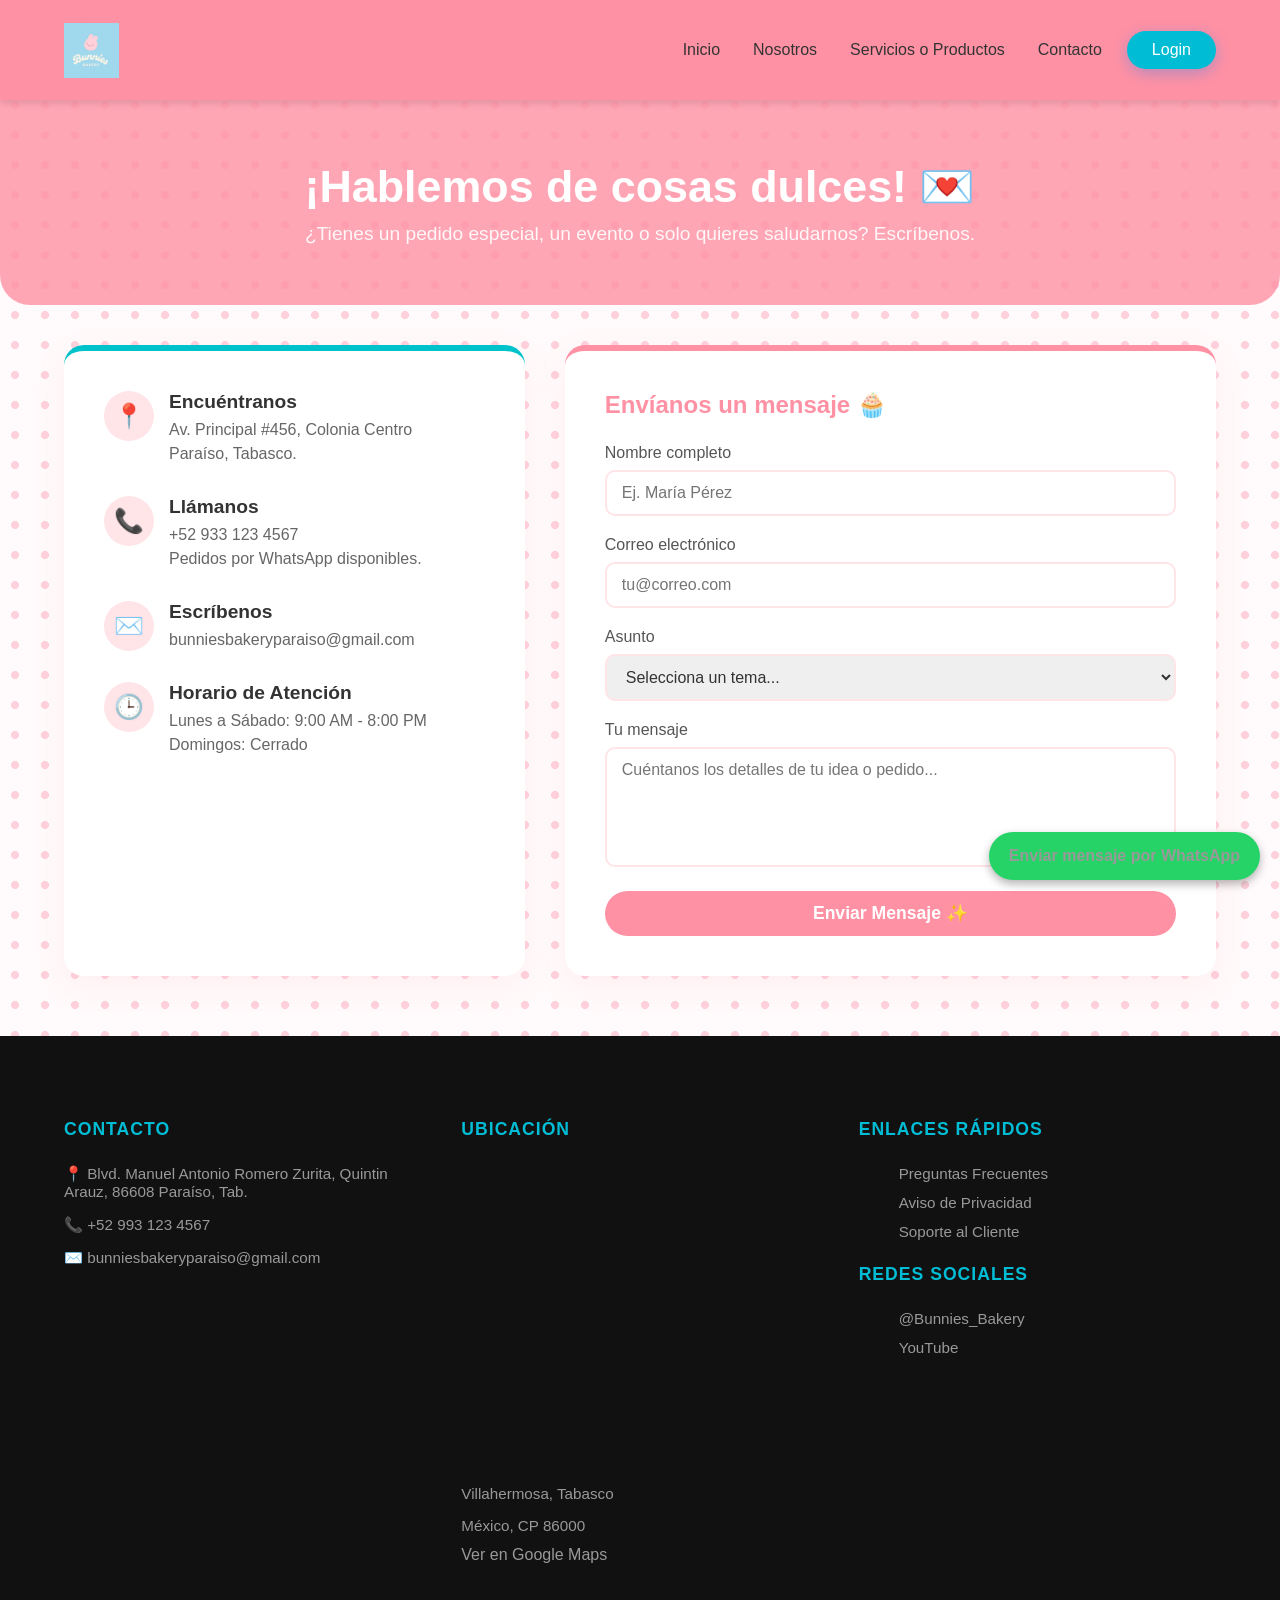
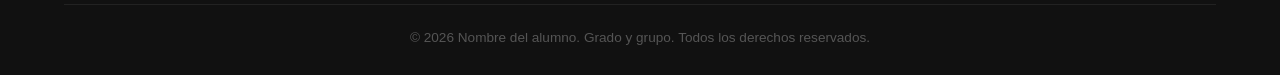
<file: contactos.html>
<!DOCTYPE html>
<html lang="es">
<head>
    <meta charset="UTF-8">
    <meta name="viewport" content="width=device-width, initial-scale=1.0">
    <title>Contacto | Bunnies Bakery</title>
    <link rel="stylesheet" href="https://cdn.jsdelivr.net/npm/swiper@11/swiper-bundle.min.css" />
    <meta charset="UTF-8">
    <meta name="viewport" content="width=device-width, initial-scale=1.0">
    <title>Bunnies Bakery</title>
        <!-- Google Fonts -->
    <link href="https://fonts.googleapis.com/css2?family=Poppins:wght@300;400;600&display=swap" rel="stylesheet">
    <link rel="stylesheet" href="estilos.css">
    <link rel='stylesheet' href='https://cdn-uicons.flaticon.com/4.0.0/uicons-bold-straight/css/uicons-bold-straight.css'>
    <link rel='stylesheet' href='https://cdn-uicons.flaticon.com/4.0.0/uicons-solid-rounded/css/uicons-solid-rounded.css'>
    <link rel="shortcut icon" href="Img/WhatsApp Image 2026-05-26 at 7.17.47 AM.jpeg" type="image/x-icon">
</head>
    <style>
        /* ESTILOS GLOBALES (Mismos de tu diseño) */
        body {
            font-family: 'Segoe UI', Tahoma, Geneva, Verdana, sans-serif;
            margin: 0;
            padding: 0;
            background-color: #fffafb; /* Fondo rosa ultra claro */
            color: #333;
        }

        .container {
            width: 90%;
            max-width: 1200px;
            margin: 0 auto;
        }

        /* NAVEGACIÓN */
        header {
            background-color: #ff91a4; /* Rosa característico */
            padding: 15px 0;
            box-shadow: 0 4px 6px rgba(0,0,0,0.1);
            position: sticky;
            top: 0;
            z-index: 100;
        }

        .nav-container {
            display: flex;
            justify-content: space-between;
            align-items: center;
        }

        .logo {
            color: white;
            font-size: 1.8rem;
            font-weight: bold;
            text-decoration: none;
            display: flex;
            align-items: center;
            gap: 10px;
        }

        .nav-links {
            list-style: none;
            display: flex;
            gap: 25px;
            margin: 0;
            padding: 0;
        }

        .nav-links a {
            color: white;
            text-decoration: none;
            font-weight: 500;
            font-size: 1.1rem;
            transition: color 0.3s;
        }

        .nav-links a:hover {
            color: #ffe4e8;
        }

        /* SECCIÓN HERO DE CONTACTO */
        .hero-contacto {
            background: linear-gradient(rgba(255, 145, 164, 0.8), rgba(255, 145, 164, 0.8)), url('https://images.unsplash.com/photo-1557308536-ee471ef2c390?auto=format&fit=crop&w=1200&q=80') center/cover;
            color: white;
            text-align: center;
            padding: 60px 20px;
            margin-bottom: 40px;
            border-bottom-left-radius: 30px;
            border-bottom-right-radius: 30px;
        }

        .hero-contacto h1 {
            font-size: 2.8rem;
            margin: 0 0 10px 0;
        }

        .hero-contacto p {
            font-size: 1.2rem;
            margin: 0;
            opacity: 0.9;
        }

        /* CONTENEDOR PRINCIPAL DIVIDIDO */
        .contacto-grid {
            display: flex;
            flex-wrap: wrap;
            gap: 40px;
            margin-bottom: 60px;
        }

        /* TARJETA DE INFORMACIÓN */
        .info-card {
            flex: 1;
            min-width: 300px;
            background: #fff;
            padding: 40px;
            border-radius: 20px;
            box-shadow: 0 10px 30px rgba(255, 145, 164, 0.1);
            border-top: 6px solid #00c2cb; /* Azul cyan que usas */
        }

        .info-item {
            display: flex;
            align-items: flex-start;
            gap: 15px;
            margin-bottom: 30px;
        }

        .info-icono {
            background: #ffe4e8;
            color: #ff91a4;
            width: 50px;
            height: 50px;
            border-radius: 50%;
            display: flex;
            align-items: center;
            justify-content: center;
            font-size: 1.5rem;
            flex-shrink: 0;
        }

        .info-texto h3 {
            margin: 0 0 5px 0;
            color: #333;
            font-size: 1.2rem;
        }

        .info-texto p {
            margin: 0;
            color: #666;
            line-height: 1.5;
        }

        /* TARJETA DEL FORMULARIO */
        .form-card {
            flex: 1.5;
            min-width: 300px;
            background: #fff;
            padding: 40px;
            border-radius: 20px;
            box-shadow: 0 10px 30px rgba(255, 145, 164, 0.1);
            border-top: 6px solid #ff91a4;
        }

        .form-card h2 {
            margin-top: 0;
            color: #ff91a4;
            margin-bottom: 25px;
        }

        .form-group {
            margin-bottom: 20px;
        }

        .form-group label {
            display: block;
            margin-bottom: 8px;
            color: #555;
            font-weight: 500;
        }

        .form-input {
            width: 100%;
            padding: 12px 15px;
            border: 2px solid #ffe4e8;
            border-radius: 10px;
            font-family: inherit;
            font-size: 1rem;
            color: #333;
            box-sizing: border-box;
            transition: all 0.3s;
        }

        .form-input:focus {
            outline: none;
            border-color: #ff91a4;
            box-shadow: 0 0 8px rgba(255, 145, 164, 0.3);
        }

        textarea.form-input {
            resize: vertical;
            min-height: 120px;
        }

        /* BOTÓN REUTILIZADO */
        .btn-comprar {
            display: inline-block;
            background-color: #ff91a4;
            color: white;
            text-decoration: none;
            padding: 12px 25px;
            border-radius: 25px;
            font-weight: bold;
            border: none;
            cursor: pointer;
            width: 100%;
            font-size: 1.1rem;
            transition: background 0.3s, transform 0.2s;
        }

        .btn-comprar:hover {
            background-color: #e07a8c;
            transform: translateY(-2px);
        }

        /* MODAL DE ÉXITO (Oculto por defecto) */
        #modal-exito {
            position: fixed;
            top: 0;
            left: 0;
            width: 100%;
            height: 100vh;
            background: rgba(0,0,0,0.5);
            display: flex;
            align-items: center;
            justify-content: center;
            z-index: 1000;
            opacity: 0;
            pointer-events: none;
            transition: opacity 0.3s ease;
        }

        .modal-content {
            background: white;
            padding: 40px;
            border-radius: 20px;
            text-align: center;
            max-width: 400px;
            width: 90%;
            transform: translateY(-20px);
            transition: transform 0.3s ease;
            box-shadow: 0 15px 40px rgba(0,0,0,0.2);
        }

        .modal-icono {
            font-size: 4rem;
            margin-bottom: 15px;
        }
    </style>
</head>
<body>

    <!-- CABECERA -->
   <header>
        <div class="container">
            <div class="logo">
                <!-- COLOCA TU LOGO AQUÍ -->
                <a href="index.html">
                    <img src="Img/WhatsApp Image 2026-05-26 at 7.17.47 AM.jpeg"  alt="Coloca tu logo aquí">
                </a>
            </div>

            <nav>
                <ul class="nav-menu">
                    <li><a href="index.html"><i class="fi fi-sr-home"></i>Inicio</a></li>
                    
                    <li class="dropdown">
                        <a href="nosotros.html"></i><i class="fi fi-sr-cupcake"></i></i>Nosotros</a>

                    </li>
                   

                    <li><a href="servicios.html"><i class="fi fi-sr-croissant"></i>Servicios o Productos</a></li>
                    <li><a href="contactos.html"><i class="fi fi-sr-phone-call"></i>Contacto</a></li>
                    <li><a href="login.html" class="btn-login">Login</a></li>
                </ul>
            </nav>
        </div>
    </header>

    <!-- HERO SECTION -->
    <div class="hero-contacto">
        <div class="container">
            <h1>¡Hablemos de cosas dulces! 💌</h1>
            <p>¿Tienes un pedido especial, un evento o solo quieres saludarnos? Escríbenos.</p>
        </div>
    </div>

    <!-- CONTENIDO PRINCIPAL -->
    <main class="container">
        <div class="contacto-grid">
            
            <!-- INFORMACIÓN DE CONTACTO -->
            <div class="info-card">
                <div class="info-item">
                    <div class="info-icono">📍</div>
                    <div class="info-texto">
                        <h3>Encuéntranos</h3>
                        <p>Av. Principal #456, Colonia Centro<br>Paraíso, Tabasco.</p>
                    </div>
                </div>

                <div class="info-item">
                    <div class="info-icono">📞</div>
                    <div class="info-texto">
                        <h3>Llámanos</h3>
                        <p>+52 933 123 4567<br>Pedidos por WhatsApp disponibles.</p>
                    </div>
                </div>

                <div class="info-item">
                    <div class="info-icono">✉️</div>
                    <div class="info-texto">
                        <h3>Escríbenos</h3>
                        <p>bunniesbakeryparaiso@gmail.com</p>
                    </div>
                </div>

                <div class="info-item">
                    <div class="info-icono">🕒</div>
                    <div class="info-texto">
                        <h3>Horario de Atención</h3>
                        <p>Lunes a Sábado: 9:00 AM - 8:00 PM<br>Domingos: Cerrado</p>
                    </div>
                </div>
            </div>

            <!-- FORMULARIO DE CONTACTO -->
            <div class="form-card">
                <h2>Envíanos un mensaje 🧁</h2>
                <form id="formulario-contacto" onsubmit="enviarMensaje(event)">
                    <div class="form-group">
                        <label for="nombre">Nombre completo</label>
                        <input type="text" id="nombre" class="form-input" placeholder="Ej. María Pérez" required>
                    </div>
                    
                    <div class="form-group">
                        <label for="correo">Correo electrónico</label>
                        <input type="email" id="correo" class="form-input" placeholder="tu@correo.com" required>
                    </div>

                    <div class="form-group">
                        <label for="asunto">Asunto</label>
                        <select id="asunto" class="form-input" required>
                            <option value="" disabled selected>Selecciona un tema...</option>
                            <option value="pedido">Pedido especial</option>
                            <option value="evento">Cotización para evento</option>
                            <option value="duda">Duda sobre menú</option>
                            <option value="otro">Otro</option>
                        </select>
                    </div>

                    <div class="form-group">
                        <label for="mensaje">Tu mensaje</label>
                        <textarea id="mensaje" class="form-input" placeholder="Cuéntanos los detalles de tu idea o pedido..." required></textarea>
                    </div>

                    <button type="submit" class="btn-comprar">Enviar Mensaje ✨</button>
                </form>
            </div>

        </div>
    </main>

    <!-- VENTANA EMERGENTE (MODAL) DE ÉXITO -->
    <div id="modal-exito">
        <div class="modal-content" id="modal-caja">
            <div class="modal-icono">🐰🎉</div>
            <h2 style="color: #00c2cb; margin-top: 0;">¡Mensaje Enviado!</h2>
            <p style="color: #666; margin-bottom: 25px;">Hemos recibido tu mensaje correctamente. Nuestro equipo revisará los detalles y te responderemos lo más pronto posible.</p>
            <button onclick="cerrarModal()" class="btn-comprar" style="width: auto; padding: 10px 30px;">Cerrar</button>
        </div>
    </div>

    <!-- SCRIPT DE LA FUNCIÓN ESPECIAL -->
    <script>
        function enviarMensaje(event) {
            // Evita que la página se recargue al presionar enviar
            event.preventDefault();

            // Muestra la ventana emergente bonita
            const modal = document.getElementById('modal-exito');
            const caja = document.getElementById('modal-caja');
            
            modal.style.opacity = '1';
            modal.style.pointerEvents = 'auto';
            caja.style.transform = 'translateY(0)';

            // Limpia el formulario automáticamente para que quede como nuevo
            document.getElementById('formulario-contacto').reset();
        }

        function cerrarModal() {
            // Oculta la ventana emergente
            const modal = document.getElementById('modal-exito');
            const caja = document.getElementById('modal-caja');
            
            modal.style.opacity = '0';
            modal.style.pointerEvents = 'none';
            caja.style.transform = 'translateY(-20px)';
        }
    </script>

       <footer>
        <div class="container">
            <div class="footer-grid">
                <div class="footer-col">
                    <h4>Contacto</h4>
                    <p>📍 Blvd. Manuel Antonio Romero Zurita, Quintin Arauz, 86608 Paraíso, Tab.</p>
                    <p>📞 +52 993 123 4567</p>
                    <p>✉️ bunniesbakeryparaiso@gmail.com</p>
    <a href="https://wa.me/5210000000000?text=Hola,%20me%20gustaría%20recibir%20información%20sobre%20sus%20productos%20o%20servicios." class="btn-whatsapp" target="_blank">
    Enviar mensaje por WhatsApp
</a>                    
                </div>
                <div class="footer-col">
                    <h4>Ubicación</h4>
<iframe src="https://www.google.com/maps/embed?pb=!1m18!1m12!1m3!1d2081.1710682395706!2d-93.21986912402592!3d18.391844035815073!2m3!1f0!2f0!3f0!3m2!1i1024!2i768!4f13.1!3m3!1m2!1s0x85ee8cd7cc8ce477%3A0xe16984e99de48f21!2sPreparatoria%20Augusto%20Hern%C3%A1ndez%20Oliv%C3%A9!5e1!3m2!1ses-419!2smx!4v1779323885756!5m2!1ses-419!2smx" width="300" height="300" style="border:0;" allowfullscreen="" loading="lazy" referrerpolicy="no-referrer-when-downgrade"></iframe>
                    <p>Villahermosa, Tabasco</p>
                    <p>México, CP 86000</p>
                    <a href="#">Ver en Google Maps</a>
                </div>
                <div class="footer-col">
                    <h4>Enlaces Rápidos</h4>
                    <ul>
                        <li><a href="#">Preguntas Frecuentes</a></li>
                        <li><a href="#">Aviso de Privacidad</a></li>
                        <li><a href="#">Soporte al Cliente</a></li>
                    </ul>
                                   <div class="footer-col">
                    <h4>Redes Sociales</h4>
                    <ul>
<li><a href="https://www.instagram.com/bunnies__bakery?utm_source=ig_web_button_share_sheet&igsh=ZDNlZDc0MzIxNw==" target="_blank"><i class="fi fi-brands-instagram"></i>@Bunnies_Bakery</a></li>
<li><a href="https://youtu.be/ZyW66f4XIy8?si=Dn3nw-MvYvYW6rIR" target="_blank">YouTube</a></li>
                    </ul>
                </div>
                </div>
            </div>
            <div class="footer-bottom">
                &copy; 2026 Nombre del alumno. Grado y grupo. Todos los derechos reservados.
            </div>
        </div>
    </footer>


<script src="https://cdn.jsdelivr.net/npm/swiper@11/swiper-bundle.min.js"></script>
<script src="banner.js"></script>
</body>
</html>
</file>
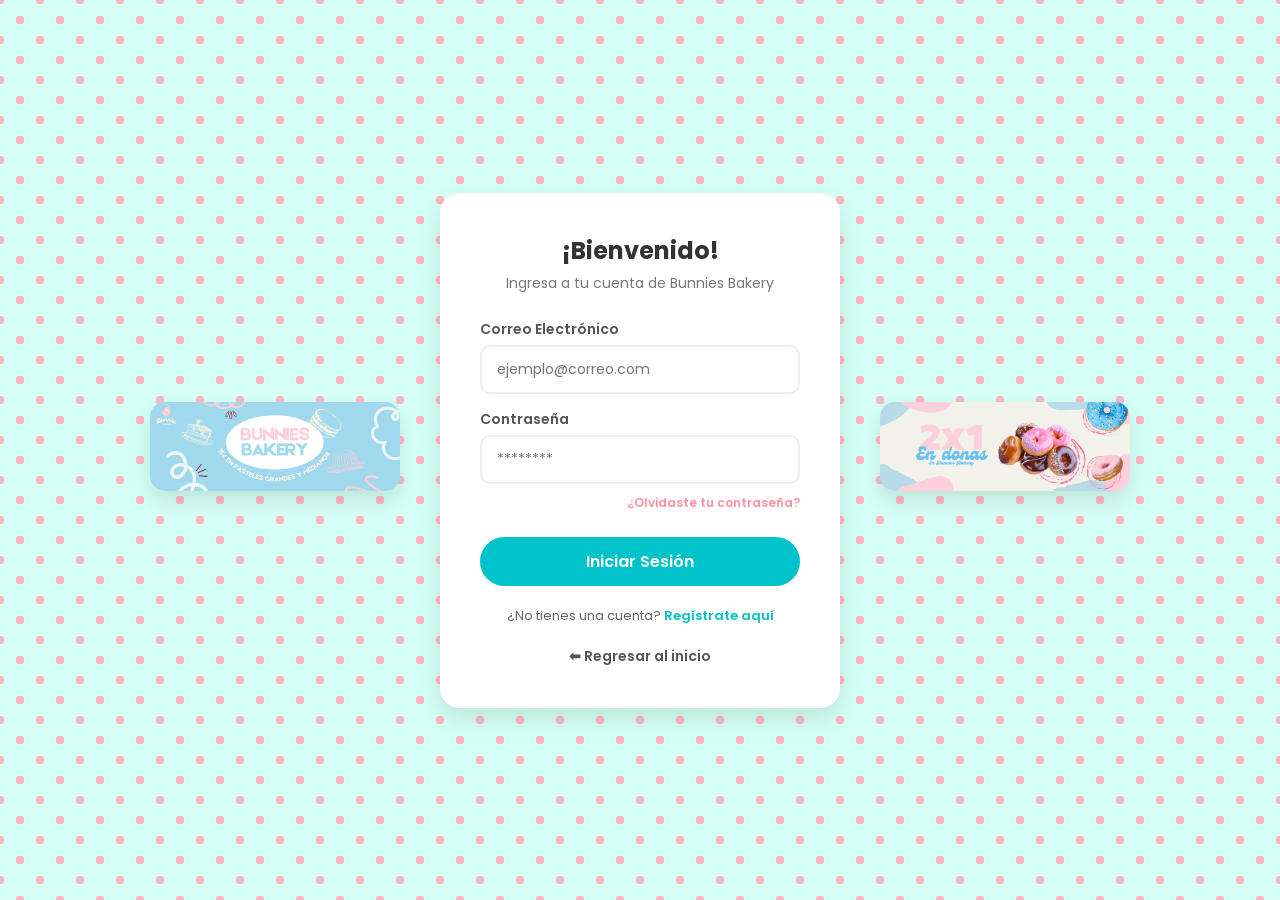
<file: login.html>
<!DOCTYPE html>
<html lang="es">
<head>
    <meta charset="UTF-8">
    <meta name="viewport" content="width=device-width, initial-scale=1.0">
    <title>Login y Registro - Bunnies Bakery</title>
    <link href="https://fonts.googleapis.com/css2?family=Poppins:wght@300;400;600&display=swap" rel="stylesheet">
    <link rel="shortcut icon" href="Img/WhatsApp Image 2026-05-26 at 7.17.47 AM.jpeg" type="image/x-icon">
    <style>
        * { margin: 0; padding: 0; box-sizing: border-box; }

        body {
            font-family: 'Poppins', sans-serif;
            background-color: #d4fff4;
            background-image: 
                radial-gradient(#ffb6c1 15%, transparent 16%), 
                radial-gradient(#ffb6c1 15%, transparent 16%);
            background-size: 40px 40px;
            background-position: 0 0, 20px 20px;
            display: flex; justify-content: center; align-items: center; min-height: 100vh;
        }

        .layout-wrapper { display: flex; justify-content: center; align-items: center; gap: 40px; width: 100%; max-width: 1200px; padding: 20px; }
        .side-banner { display: none; }

        @media (min-width: 900px) {
            .side-banner { display: block; width: 250px; flex-shrink: 0; }
            .side-banner img { width: 100%; height: auto; border-radius: 15px; box-shadow: 0 10px 20px rgba(0,0,0,0.1); }
        }

        .login-container {
            background-color: #ffffff;
            padding: 40px;
            border-radius: 20px;
            box-shadow: 0 10px 25px rgba(0, 0, 0, 0.1);
            width: 100%;
            max-width: 400px;
            text-align: center;
        }

        .login-container h1 { color: #333; font-size: 24px; margin-bottom: 5px; }
        .login-container p { color: #777; font-size: 14px; margin-bottom: 25px; }

        form { display: flex; flex-direction: column; text-align: left; }
        label { font-size: 14px; color: #555; margin-bottom: 5px; font-weight: 600; }
        
        input {
            padding: 12px 15px; margin-bottom: 15px;
            border: 2px solid #eee; border-radius: 10px;
            font-family: 'Poppins', sans-serif; font-size: 14px; outline: none;
        }
        input:focus { border-color: #00c2cb; }

        .forgot-password { font-size: 12px; color: #ff91a4; text-decoration: none; text-align: right; margin-top: -5px; margin-bottom: 25px; font-weight: 600; }

        .btn-submit {
            background-color: #00c2cb; color: white; border: none; padding: 12px;
            border-radius: 25px; font-size: 16px; font-weight: 600; cursor: pointer;
            font-family: 'Poppins', sans-serif; transition: 0.3s;
        }
        .btn-submit:hover { background-color: #00a4ac; }

        .toggle-form { margin-top: 20px; font-size: 13px; color: #666; }
        .toggle-form a { color: #00c2cb; text-decoration: none; font-weight: 600; cursor: pointer; }

        .back-home { display: inline-block; margin-top: 20px; font-size: 14px; color: #555; text-decoration: none; font-weight: 600; }
        
        /* Ocultar elementos */
        .hidden { display: none; }

        /* --- NUEVOS ESTILOS PARA EL MODAL DE RECUPERACIÓN --- */
        #modal-recuperar {
            position: fixed; top: 0; left: 0; width: 100%; height: 100vh;
            background: rgba(0,0,0,0.5); display: flex; align-items: center; justify-content: center;
            z-index: 1000; opacity: 0; pointer-events: none; transition: opacity 0.3s ease;
        }

        #caja-recuperar {
            background: white; padding: 40px; border-radius: 20px; text-align: center;
            max-width: 400px; width: 90%; transform: translateY(-20px);
            transition: transform 0.3s ease; box-shadow: 0 15px 40px rgba(0,0,0,0.2);
        }

        #caja-recuperar h2 { color: #ff91a4; font-size: 22px; margin-bottom: 10px; }
        #caja-recuperar p { color: #666; font-size: 14px; margin-bottom: 20px; }
        
        .btn-cancelar {
            background-color: transparent; color: #666; border: 2px solid #ddd; padding: 12px;
            border-radius: 25px; font-size: 16px; font-weight: 600; cursor: pointer;
            font-family: 'Poppins', sans-serif; transition: 0.3s; margin-top: 10px; width: 100%;
        }
        .btn-cancelar:hover { background-color: #f5f5f5; }
    </style>
</head>
<body>

    <div class="layout-wrapper">
        <div class="side-banner"><img src="banner/BANNER MARLENN 1.png" alt="Banner"></div>

        <div class="login-container">
            
            <div id="login-box">
                <h1>¡Bienvenido!</h1>
                <p>Ingresa a tu cuenta de Bunnies Bakery</p>
                <form action="login_process.php" method="POST">
                    <label for="login-email">Correo Electrónico</label>
                    <input type="email" id="login-email" name="email" placeholder="ejemplo@correo.com" required>

                    <label for="login-password">Contraseña</label>
                    <input type="password" id="login-password" name="password" placeholder="********" required>

                    <!-- AQUÍ SE AGREGÓ EL ONCLICK PARA ABRIR EL MODAL -->
                    <a href="#" class="forgot-password" onclick="abrirModalRecuperar(event)">¿Olvidaste tu contraseña?</a>
                    
                    <button type="submit" class="btn-submit">Iniciar Sesión</button>
                </form>
                <div class="toggle-form">
                    ¿No tienes una cuenta? <a onclick="cambiarFormulario()">Regístrate aquí</a>
                </div>
            </div>

            <div id="register-box" class="hidden">
                <h1>Crear Cuenta</h1>
                <p>Únete a Bunnies Bakery y recibe sorpresas</p>
                <form action="register_process.php" method="POST">
                    <label for="reg-name">Nombre Completo</label>
                    <input type="text" id="reg-name" name="username" placeholder="Tu nombre" required>

                    <label for="reg-email">Correo Electrónico</label>
                    <input type="email" id="reg-email" name="email" placeholder="ejemplo@correo.com" required>

                    <label for="reg-password">Contraseña</label>
                    <input type="password" id="reg-password" name="password" placeholder="Crea una contraseña" required>

                    <button type="submit" class="btn-submit">Crear Cuenta</button>
                </form>
                <div class="toggle-form">
                    ¿Ya tienes cuenta? <a onclick="cambiarFormulario()">Inicia sesión</a>
                </div>
            </div>

            <a href="index.html" class="back-home">⬅ Regresar al inicio</a>
        </div>

        <div class="side-banner"><img src="banner/BANNER VICO 1.jpg" alt="Banner"></div>
    </div>

    <!-- --- ESTRUCTURA DEL MODAL DE RECUPERACIÓN --- -->
    <div id="modal-recuperar">
        <div id="caja-recuperar">
            <div style="font-size: 3rem; margin-bottom: 15px;">🔐</div>
            <h2>Recuperar Contraseña</h2>
            <p>Ingresa el correo electrónico asociado a tu cuenta y te enviaremos un enlace para restablecerla.</p>
            
            <form onsubmit="enviarRecuperacion(event)" style="display: flex; flex-direction: column;">
                <input type="email" placeholder="tu@correo.com" required style="margin-bottom: 20px;">
                <button type="submit" class="btn-submit">Enviar Enlace</button>
                <button type="button" onclick="cerrarModalRecuperar()" class="btn-cancelar">Cancelar</button>
            </form>
        </div>
    </div>

    <script>
        // Función original para alternar entre Login y Registro
        function cambiarFormulario() {
            document.getElementById('login-box').classList.toggle('hidden');
            document.getElementById('register-box').classList.toggle('hidden');
        }

        // --- NUEVAS FUNCIONES PARA EL MODAL ---
        function abrirModalRecuperar(event) {
            event.preventDefault(); // Evita que la página salte hacia arriba
            const modal = document.getElementById('modal-recuperar');
            const caja = document.getElementById('caja-recuperar');
            
            modal.style.opacity = '1';
            modal.style.pointerEvents = 'auto';
            caja.style.transform = 'translateY(0)';
        }

        function cerrarModalRecuperar() {
            const modal = document.getElementById('modal-recuperar');
            const caja = document.getElementById('caja-recuperar');
            
            modal.style.opacity = '0';
            modal.style.pointerEvents = 'none';
            caja.style.transform = 'translateY(-20px)';
        }

        function enviarRecuperacion(event) {
            event.preventDefault(); // Evita que se recargue la página al enviar
            alert("¡Enlace enviado! Revisa tu bandeja de entrada.");
            cerrarModalRecuperar();
        }
    </script>
</body>
</html>
</file>
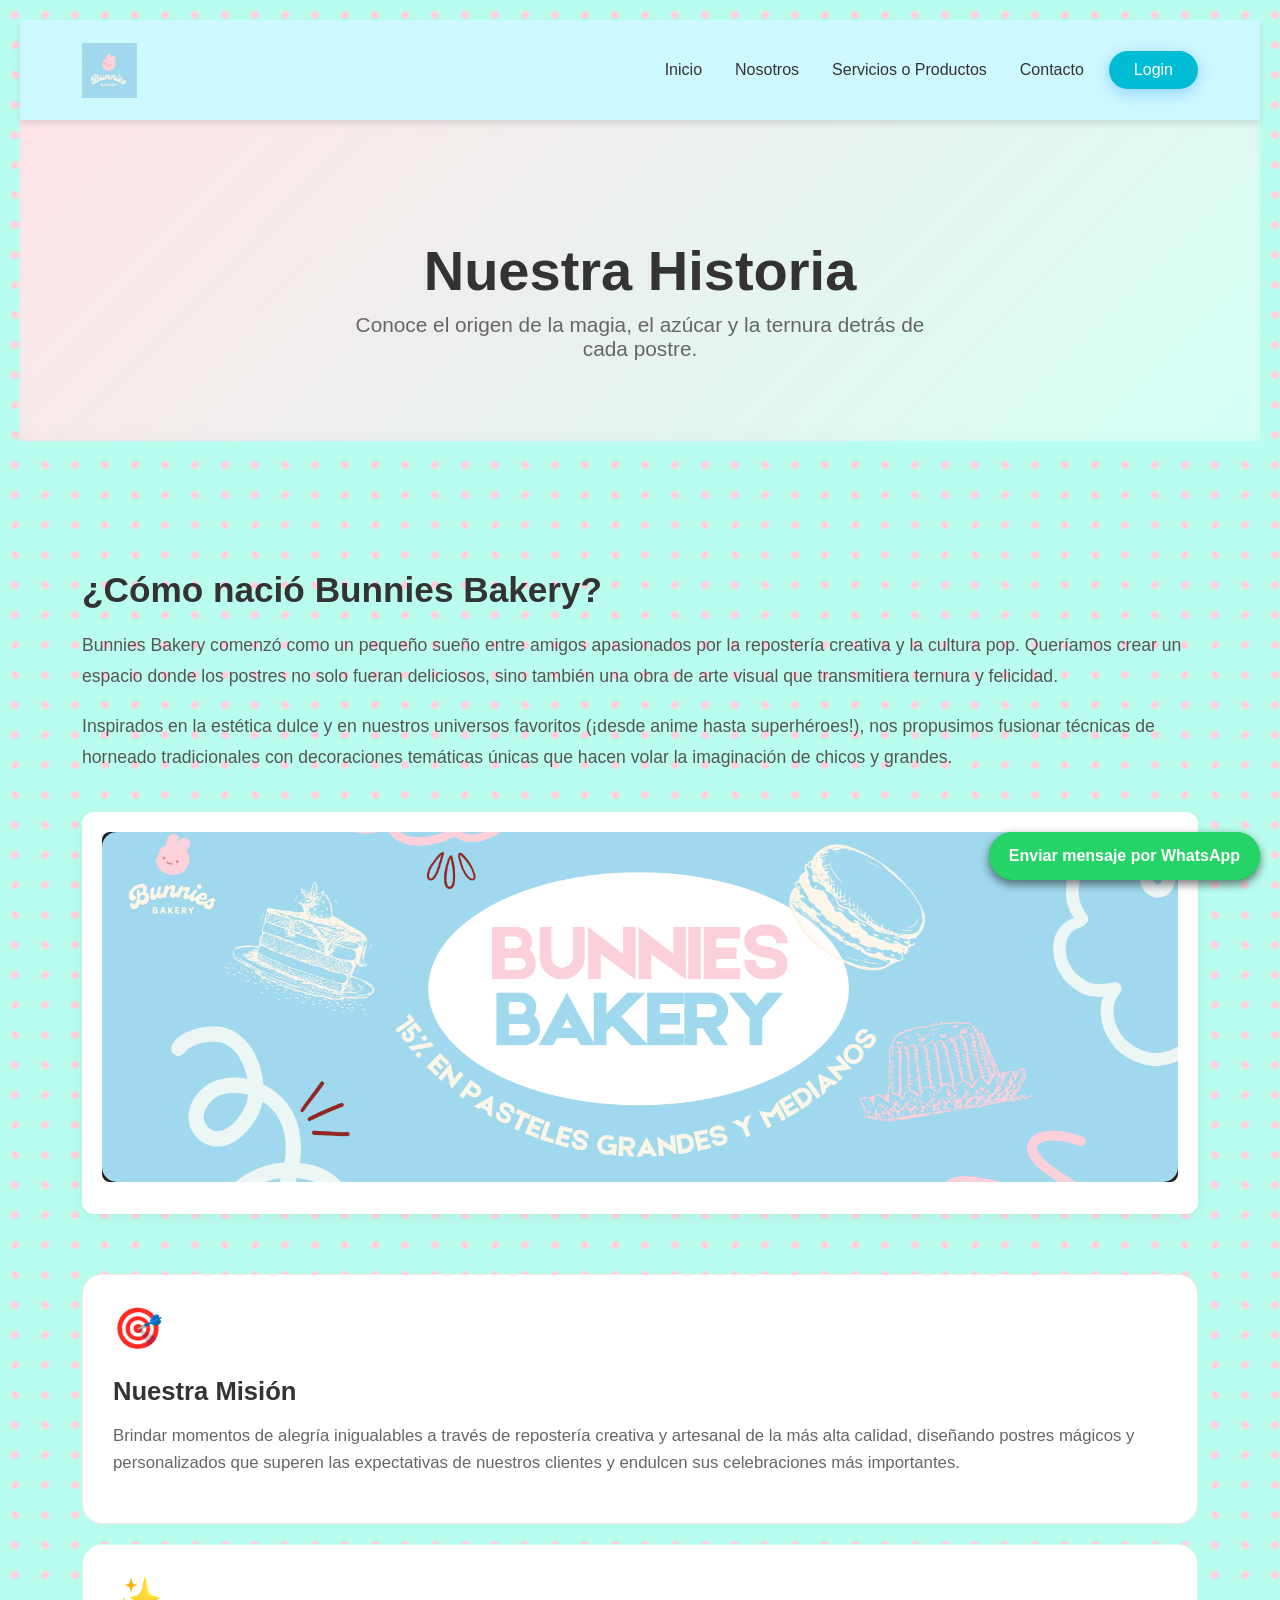
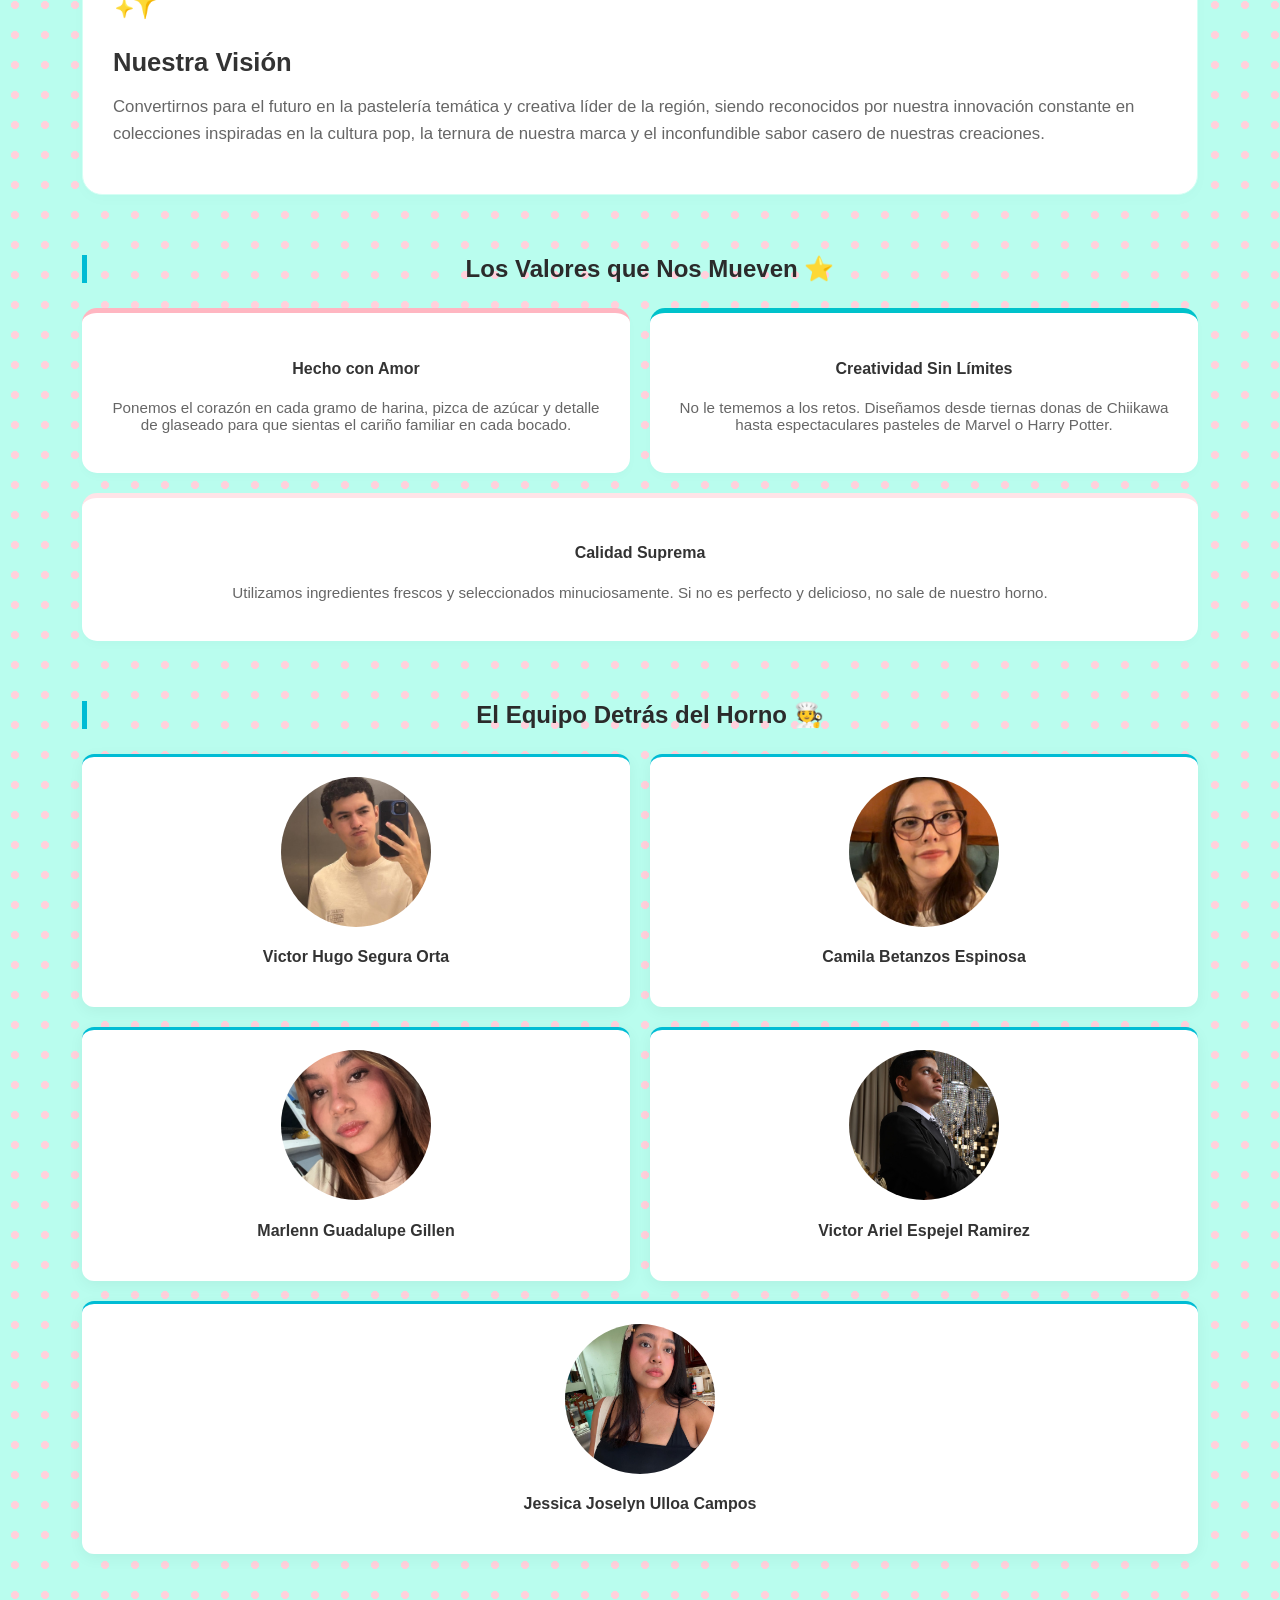
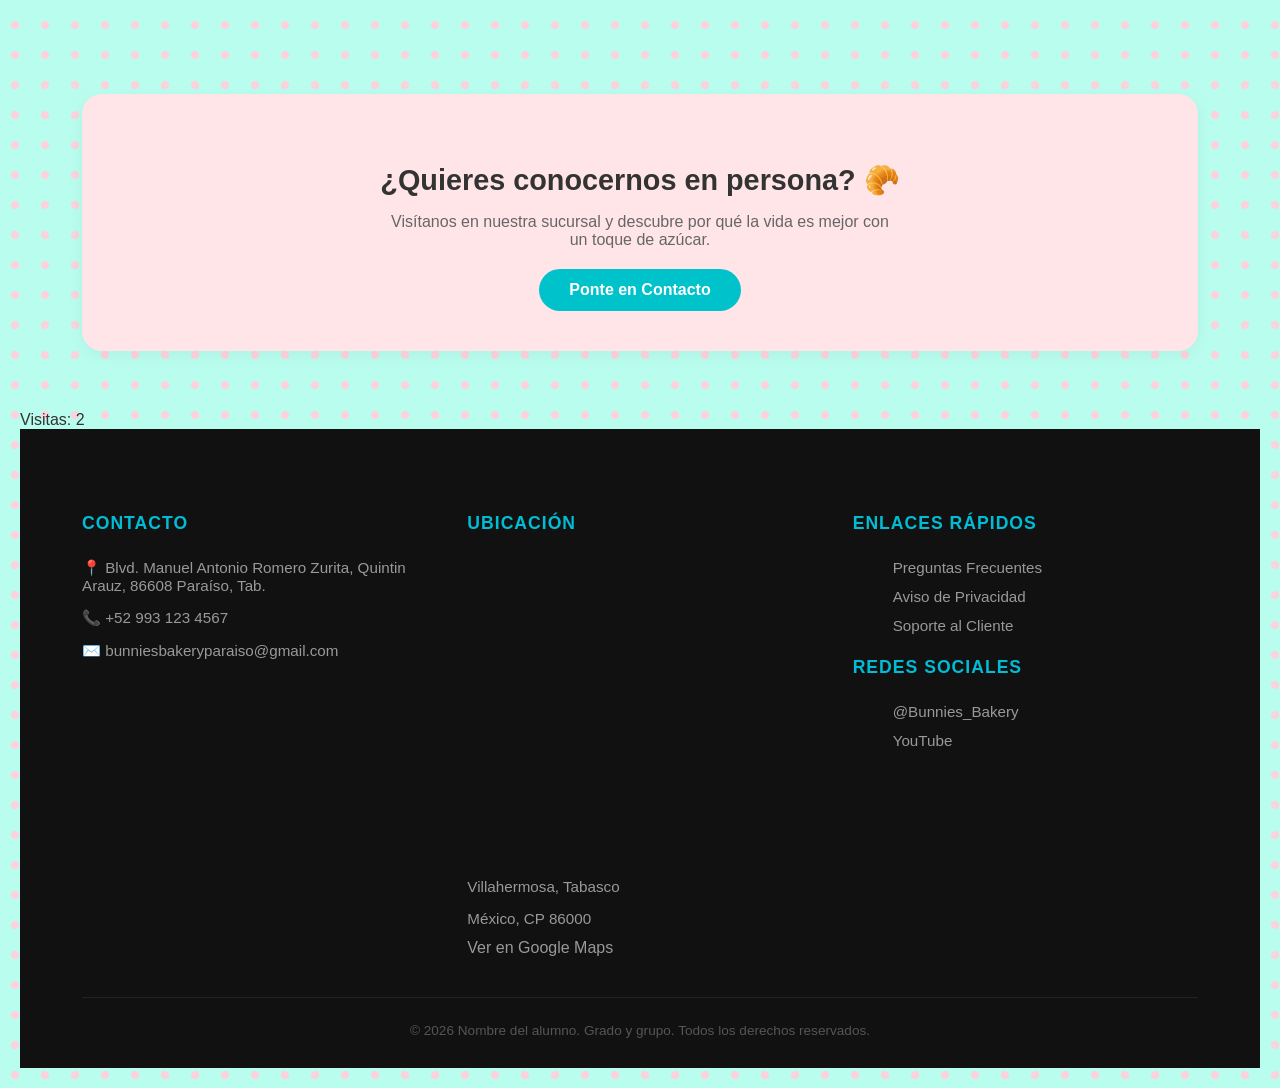
<file: nosotros.html>
<!DOCTYPE html>
<html lang="en">
<head>
    <!-- Google tag (gtag.js) -->
<script async src="https://www.googletagmanager.com/gtag/js?id=G-ZCE1CV7KB9"></script>
<script>
  window.dataLayer = window.dataLayer || [];
  function gtag(){dataLayer.push(arguments);}
  gtag('js', new Date());

  gtag('config', 'G-ZCE1CV7KB9');
</script>
<link rel="stylesheet" href="https://cdn.jsdelivr.net/npm/swiper@11/swiper-bundle.min.css" />
    <meta charset="UTF-8">
    <meta name="viewport" content="width=device-width, initial-scale=1.0">
    <title>Bunnies Bakery</title>
        <!-- Google Fonts -->
    <link href="https://fonts.googleapis.com/css2?family=Poppins:wght@300;400;600&display=swap" rel="stylesheet">
    <link rel="stylesheet" href="estilos.css">
    <link rel='stylesheet' href='https://cdn-uicons.flaticon.com/4.0.0/uicons-bold-straight/css/uicons-bold-straight.css'>
    <link rel='stylesheet' href='https://cdn-uicons.flaticon.com/4.0.0/uicons-solid-rounded/css/uicons-solid-rounded.css'>
    <link rel="shortcut icon" href="Img/WhatsApp Image 2026-05-26 at 7.17.47 AM.jpeg" type="image/x-icon">
</head>
<body>

    <header>
        <div class="container">
            <div class="logo">
                <a href="index.html">
                    <img src="Img/WhatsApp Image 2026-05-26 at 7.17.47 AM.jpeg" alt="Bunnies Bakery Logo">
                </a>
            </div>

            <nav>
                <ul class="nav-menu">
                    <li><a href="index.html"><i class="fi fi-sr-home"></i>Inicio</a></li>
                    <li class="dropdown">
                        <a href="nosotros.html" class="active"><i class="fi fi-sr-cupcake"></i>Nosotros</a>
                    </li>
                    <li><a href="servicios.html"><i class="fi fi-sr-croissant"></i>Servicios o Productos</a></li>
                    <li><a href="contactos.html"><i class="fi fi-sr-phone-call"></i>Contacto</a></li>
                    <li><a href="login.html" class="btn-login">Login</a></li>
                </ul>
            </nav>
        </div>
    </header>

    <div style="background: linear-gradient(135deg, #ffe4e8 0%, #d4fff4 100%); padding: 80px 20px; text-align: center; box-shadow: inset 0 -5px 15px rgba(0,0,0,0.02);">
        <div class="container">
            <h1 style="font-size: 3.5rem; color: #333; margin-bottom: 10px; font-weight: 600;">Nuestra Historia</h1>
            <p style="font-size: 1.3rem; color: #666; max-width: 600px; margin: 0 auto;">Conoce el origen de la magia, el azúcar y la ternura detrás de cada postre.</p>
        </div>
    </div>

    <main class="container" style="padding: 60px 0;">
        
        <section class="seccion-info">
            
            <div class="contenedor-dos" style="margin-bottom: 60px; align-items: center;">
                <div class="cuadro cuadro-grande" style="border: none; background: transparent; box-shadow: none; padding: 0;">
                    <h2 style="font-size: 2.2rem; color: #333; margin-bottom: 20px; text-align: left;">¿Cómo nació Bunnies Bakery?</h2>
                    <p style="font-size: 1.1rem; color: #555; line-height: 1.8; margin-bottom: 15px;">
                        Bunnies Bakery comenzó como un pequeño sueño entre amigos apasionados por la repostería creativa y la cultura pop. Queríamos crear un espacio donde los postres no solo fueran deliciosos, sino también una obra de arte visual que transmitiera ternura y felicidad.
                    </p>
                    <p style="font-size: 1.1rem; color: #555; line-height: 1.8;">
                        Inspirados en la estética dulce y en nuestros universos favoritos (¡desde anime hasta superhéroes!), nos propusimos fusionar técnicas de horneado tradicionales con decoraciones temáticas únicas que hacen volar la imaginación de chicos y grandes.
                    </p>
                </div>
                <div class="cuadro cuadro-grande">
                    <div class="media-container" style="height: 350px;">
                        <img src="banner/BANNER MARLENN 1.png" alt="Taller de Bunnies Bakery" style="width: 100%; height: 100%; object-fit: cover; border-radius: 15px;">
                    </div>
                </div>
            </div>

            <div class="contenedor-dos" style="margin-bottom: 60px;">
                <div class="cuadro cuadro-grande" style="background: #fff; padding: 30px; border-radius: 20px; border: 1px solid #ffe4e8; box-shadow: 0 4px 15px rgba(0,0,0,0.02);">
                    <div style="font-size: 2.5rem; margin-bottom: 10px;">🎯</div>
                    <h3 style="font-size: 1.6rem; color: #333; margin-bottom: 15px;">Nuestra Misión</h3>
                    <p style="color: #666; line-height: 1.6; font-size: 1.05rem;">
                        Brindar momentos de alegría inigualables a través de repostería creativa y artesanal de la más alta calidad, diseñando postres mágicos y personalizados que superen las expectativas de nuestros clientes y endulcen sus celebraciones más importantes.
                    </p>
                </div>
                
                <div class="cuadro cuadro-grande" style="background: #fff; padding: 30px; border-radius: 20px; border: 1px solid #d4fff4; box-shadow: 0 4px 15px rgba(0,0,0,0.02);">
                    <div style="font-size: 2.5rem; margin-bottom: 10px;">✨</div>
                    <h3 style="font-size: 1.6rem; color: #333; margin-bottom: 15px;">Nuestra Visión</h3>
                    <p style="color: #666; line-height: 1.6; font-size: 1.05rem;">
                        Convertirnos para el futuro en la pastelería temática y creativa líder de la región, siendo reconocidos por nuestra innovación constante en colecciones inspiradas en la cultura pop, la ternura de nuestra marca y el inconfundible sabor casero de nuestras creaciones.
                    </p>
                </div>
            </div>

            <h2 class="titulo-seccion" style="text-align: center; margin-top: 40px;">Los Valores que Nos Mueven ⭐</h2>
            <div class="contenedor-tres" style="margin-bottom: 60px; gap: 20px;">
                
                <div class="cuadro cuadro-pequeno" style="background: #fff; padding: 25px; border-radius: 15px; border-top: 5px solid #ffb6c1; text-align: center; box-shadow: 0 4px 10px rgba(0,0,0,0.02);">
                    <h4>Hecho con Amor</h4>
                    <p style="color: #666; font-size: 0.95rem; margin-top: 10px;">Ponemos el corazón en cada gramo de harina, pizca de azúcar y detalle de glaseado para que sientas el cariño familiar en cada bocado.</p>
                </div>

                <div class="cuadro cuadro-pequeno" style="background: #fff; padding: 25px; border-radius: 15px; border-top: 5px solid #00c2cb; text-align: center; box-shadow: 0 4px 10px rgba(0,0,0,0.02);">
                    <h4>Creatividad Sin Límites</h4>
                    <p style="color: #666; font-size: 0.95rem; margin-top: 10px;">No le tememos a los retos. Diseñamos desde tiernas donas de Chiikawa hasta espectaculares pasteles de Marvel o Harry Potter.</p>
                </div>

                <div class="cuadro cuadro-pequeno" style="background: #fff; padding: 25px; border-radius: 15px; border-top: 5px solid #ffe4e8; text-align: center; box-shadow: 0 4px 10px rgba(0,0,0,0.02);">
                    <h4>Calidad Suprema</h4>
                    <p style="color: #666; font-size: 0.95rem; margin-top: 10px;">Utilizamos ingredientes frescos y seleccionados minuciosamente. Si no es perfecto y delicioso, no sale de nuestro horno.</p>
                </div>
                
            </div>

            <h2 class="titulo-seccion" style="text-align: center;">El Equipo Detrás del Horno 🧑‍🍳</h2>
            <div class="contenedor-tres" style="margin-bottom: 40px;">
                
                <div class="cuadro cuadro-pequeno">
                    <div class="media-container" style="border-radius: 50%; width: 150px; height: 150px; margin: 0 auto 15px auto;">
                        <img src="Img/vico.jpeg" alt="Chef Vico" style="width: 100%; height: 100%; object-fit: cover;">
                    </div>
                    <h4 style="text-align: center;">Victor Hugo Segura Orta</h4>
                    <p style="text-align: center; color: #00c2cb; font-weight: 600; font-size: 0.9rem;"></p>
                </div>

                <div class="cuadro cuadro-pequeno">
                    <div class="media-container" style="border-radius: 50%; width: 150px; height: 150px; margin: 0 auto 15px auto;">
                        <img src="Img/cam.jpeg" alt="Chef Camila" style="width: 100%; height: 100%; object-fit: cover;">
                    </div>
                    <h4 style="text-align: center;">Camila Betanzos Espinosa</h4>
                    <p style="text-align: center; color: #00c2cb; font-weight: 600; font-size: 0.9rem;"></p>
                </div>

                <div class="cuadro cuadro-pequeno">
                    <div class="media-container" style="border-radius: 50%; width: 150px; height: 150px; margin: 0 auto 15px auto;">
                        <img src="Img/mar.jpeg" alt="Chef Marlenn" style="width: 100%; height: 100%; object-fit: cover;">
                    </div>
                    <h4 style="text-align: center;">Marlenn Guadalupe Gillen</h4>
                    <p style="text-align: center; color: #00c2cb; font-weight: 600; font-size: 0.9rem;"></p>
                </div>
                                <div class="cuadro cuadro-pequeno">
                    <div class="media-container" style="border-radius: 50%; width: 150px; height: 150px; margin: 0 auto 15px auto;">
                        <img src="Img/yo.jpeg" alt="Chef Vico" style="width: 100%; height: 100%; object-fit: cover;">
                    </div>
                    <h4 style="text-align: center;">Victor Ariel Espejel Ramirez</h4>
                    <p style="text-align: center; color: #00c2cb; font-weight: 600; font-size: 0.9rem;"></p>
                </div>

                <div class="cuadro cuadro-pequeno">
                    <div class="media-container" style="border-radius: 50%; width: 150px; height: 150px; margin: 0 auto 15px auto;">
                        <img src="Img/ullo.jpeg" alt="Chef Camila" style="width: 100%; height: 100%; object-fit: cover;">
                    </div>
                    <h4 style="text-align: center;">Jessica Joselyn Ulloa Campos</h4>
                    <p style="text-align: center; color: #00c2cb; font-weight: 600; font-size: 0.9rem;"></p>
                </div>

            </div>

        </section>

        <div style="background-color: #ffe4e8; padding: 40px; border-radius: 20px; text-align: center; margin-top: 60px; box-shadow: 0 4px 15px rgba(0,0,0,0.05);">
            <h3 style="color: #333; font-size: 1.8rem; margin-bottom: 10px;">¿Quieres conocernos en persona? 🥐</h3>
            <p style="color: #666; margin-bottom: 20px; max-width: 500px; margin-left: auto; margin-right: auto;">Visítanos en nuestra sucursal y descubre por qué la vida es mejor con un toque de azúcar.</p>
            <a href="https://wa.me/5210000000000?text=Hola,%20me%20gustaría%20saber%20más%20sobre Sus productos." target="_blank" style="background-color: #00c2cb; color: white; padding: 12px 30px; border-radius: 25px; text-decoration: none; font-weight: 600; display: inline-block; transition: 0.3s;">
                Ponte en Contacto
            </a>
        </div>
        
    </main>
<script>
let visitas = localStorage.getItem("visitas");

if(visitas == null){
    visitas = 0;
}

visitas++;

localStorage.setItem("visitas", visitas);

document.write("Visitas: " + visitas);
</script>
    <footer>
        <div class="container">
            <div class="footer-grid">
                 <div class="footer-col">
                    <h4>Contacto</h4>
                    <p>📍 Blvd. Manuel Antonio Romero Zurita, Quintin Arauz, 86608 Paraíso, Tab.</p>
                    <p>📞 +52 993 123 4567</p>
                    <p>✉️ bunniesbakeryparaiso@gmail.com</p>
    <a href="https://wa.me/5210000000000?text=Hola,%20me%20gustaría%20recibir%20información%20sobre%20sus%20productos%20o%20servicios." class="btn-whatsapp" target="_blank">
    Enviar mensaje por WhatsApp
</a>                    
                </div>
                <div class="footer-col">
                    <h4>Ubicación</h4>
<iframe src="https://www.google.com/maps/embed?pb=!1m18!1m12!1m3!1d2081.1710682395706!2d-93.21986912402592!3d18.391844035815073!2m3!1f0!2f0!3f0!3m2!1i1024!2i768!4f13.1!3m3!1m2!1s0x85ee8cd7cc8ce477%3A0xe16984e99de48f21!2sPreparatoria%20Augusto%20Hern%C3%A1ndez%20Oliv%C3%A9!5e1!3m2!1ses-419!2smx!4v1779323885756!5m2!1ses-419!2smx" width="300" height="300" style="border:0;" allowfullscreen="" loading="lazy" referrerpolicy="no-referrer-when-downgrade"></iframe>
                    <p>Villahermosa, Tabasco</p>
                    <p>México, CP 86000</p>
                    <a href="#">Ver en Google Maps</a>
                </div>
                <div class="footer-col">
                    <h4>Enlaces Rápidos</h4>
                    <ul>
                        <li><a href="#">Preguntas Frecuentes</a></li>
                        <li><a href="#">Aviso de Privacidad</a></li>
                        <li><a href="#">Soporte al Cliente</a></li>
                    </ul>
                                   <div class="footer-col">
                    <h4>Redes Sociales</h4>
                    <ul>
<li><a href="https://www.instagram.com/bunnies__bakery?utm_source=ig_web_button_share_sheet&igsh=ZDNlZDc0MzIxNw==" target="_blank"><i class="fi fi-brands-instagram"></i>@Bunnies_Bakery</a></li>
<li><a href="https://youtu.be/ZyW66f4XIy8?si=Dn3nw-MvYvYW6rIR" target="_blank">YouTube</a></li>
                    </ul>
                </div>
                </div>
            </div>
            <div class="footer-bottom">
                &copy; 2026 Nombre del alumno. Grado y grupo. Todos los derechos reservados.
            </div>
        </div>
    </footer>

    <a href="https://wa.me/5210000000000?text=Hola,%20me%20gustaría%20recibir%20información%20sobre%20sus%20productos%20o%20servicios." class="btn-whatsapp" target="_blank">
        Enviar mensaje por WhatsApp
    </a>

</body>
</html>
</file>
<file: estilos.css>
:root {
    --blanco: #ffffff;             /* Color de fondo del menú (ahora será blanco sólido) */
    --color-primario: #00bcd4;     /* Color turquesa para el botón de Login y detalles */
    --color-oscuro: #2b2b2b;       /* Color para el texto del menú */
    --color-texto: #555555;        /* Color para el texto del submenú */
    --transicion: all 0.3s ease;   /* Animaciones suaves */
    --sombra: 0 4px 20px rgba(0,0,0,0.08);
}

body {
    background-color: #b9fdee; 
    background-image: radial-gradient(#FFD1DC 20%, transparent 20%),
                      radial-gradient(#FFD1DC 20%, transparent 20%);
    background-size: 30px 30px; 
    font-family: 'Segoe UI', Tahoma, Geneva, Verdana, sans-serif;
    margin: 0;
    padding: 20px;
    color: #333;
    }

/* Contenedor centrado */
.container {
    width: 90%;
    max-width: 1200px; /* Ancho máximo */
    margin: 0 auto; /* Centrar */
}

/* --- 2. HEADER Y LOGO --- */
header {
    background: var(--blanco); /* Fondo blanco */
    padding: 15px 0;
    box-shadow: 0 2px 15px rgba(0,0,0,0.05); /* Sombra ligera */
    position: sticky; /* Se queda fijo arriba */
    top: 0;
    z-index: 1000; /* Siempre encima */
}

/* Alinea logo y menú */
header .container {
    display: flex;
    justify-content: space-between;
    align-items: center;
}

/* CONFIGURACIÓN DEL LOGO */
.logo img {
    height: 55px; /* Tamaño del logo */
    width: auto;
    display: block;
}

/* --- 3. NAVEGACIÓN Y MENÚ --- */
.nav-menu {
    display: flex; /* Menú en fila */
    list-style: none; /* Quita viñetas */
    align-items: center;
}

/* Separación entre opciones */
.nav-menu > li {
    margin-left: 25px;
    position: relative; /* Necesario para submenú */
}

/* Estilo de enlaces */
.nav-menu a {
    text-decoration: none;
    color: var(--color-oscuro);
    font-weight: 500;
    padding: 10px 0;
    transition: var(--transicion);
    display: block;

    /* Permite alinear iconos con texto */
    display: inline-flex; 
    align-items: center; 
    gap: 8px; 
    text-decoration: none; 
    color: inherit;
}

/* Línea animada debajo del menú */
.nav-menu > li > a::after {
    content: '';
    position: absolute;
    width: 0; /* Empieza invisible */
    height: 2px;
    bottom: 0;
    left: 0;
    background-color: var(--color-primario);
    transition: var(--transicion);
}

/* Cuando pasas el mouse aparece la línea */
.nav-menu > li:hover > a::after {
    width: 100%;
}

/* Cambio de color al pasar el mouse */
.nav-menu a:hover {
    color: var(--color-primario);
}

/* --- 4. SUBMENÚ DESPLEGABLE --- */
.dropdown-content {
    position: absolute;
    top: 120%; /* Debajo del menú */
    left: -20px;
    background: var(--blanco);
    min-width: 220px;
    padding: 15px 0;
    list-style: none;
    border-radius: 12px; /* Bordes redondeados */
    box-shadow: var(--sombra);

    /* Oculto por defecto */
    opacity: 0;
    visibility: hidden;
    transform: translateY(20px); /* Baja un poco */
    transition: var(--transicion);
}

/* Mostrar el submenú al pasar el mouse */
.dropdown:hover .dropdown-content {
    opacity: 1;
    visibility: visible;
    transform: translateY(0);
}

/* Estilo de opciones del submenú */
.dropdown-content li a {
    padding: 12px 25px;
    font-size: 0.9rem;
    color: var(--color-texto);
    font-weight: 400;
}

/* Hover en submenú */
.dropdown-content li a:hover {
    background-color: #f8faff;
    color: var(--color-primario);
    padding-left: 30px; /* Se mueve a la derecha */
}

/* Botón Login resaltado */
.btn-login {
    background-color: var(--color-primario);
    color: var(--blanco) !important;
    padding: 10px 25px !important;
    border-radius: 50px; /* Forma redonda */
    box-shadow: 0 4px 15px rgba(0, 123, 255, 0.3);
}

/* Efecto hover del botón */
.btn-login:hover {
    transform: translateY(-2px); /* Se levanta */
    box-shadow: 0 6px 20px rgba(0, 123, 255, 0.4);
}

/* --- 5. RESPONSIVE --- */
@media (max-width: 850px) {

    /* Header en columna */
    header .container {
        flex-direction: column;
        gap: 20px;
    }

    /* Menú se adapta */
    .nav-menu {
        flex-wrap: wrap;
        justify-content: center;
    }

    .nav-menu li {
        margin: 5px 15px;
    }

    /* Submenú en móvil */
    .dropdown-content {
        position: static; /* Ya no flotante */
        box-shadow: none;
        opacity: 1;
        visibility: visible;
        transform: none;
        display: none; /* Oculto */
        background: #f1f1f1;
    }

    /* Mostrar al hacer hover */
    .dropdown:hover .dropdown-content {
        display: block;
    }
}

/* --- 6. FOOTER 3 COLUMNAS --- */
footer {
    background: #111;
    color: #fff;
    padding: 60px 0 30px;
    margin-top: auto; /* Empuja el footer abajo */
}

/* Grid para dividir en columnas */
.footer-grid {
    display: grid;
    grid-template-columns: repeat(auto-fit, minmax(250px, 1fr)); /* Responsive */
    gap: 40px;
    margin-bottom: 40px;
}

/* Títulos del footer */
.footer-col h4 {
    color: var(--color-primario);
    margin-bottom: 25px;
    font-size: 1.1rem;
    text-transform: uppercase;
    letter-spacing: 1px;
}

/* Texto del footer */
.footer-col p, .footer-col li {
    color: #999;
    font-size: 0.95rem;
    margin-bottom: 12px;
}

/* Quita viñetas */
.footer-col ul { 
    list-style: none; 
}

/* Enlaces del footer */
.footer-col a {
    color: #999;
    text-decoration: none;
    transition: var(--transicion);
}

/* Hover enlaces */
.footer-col a:hover {
    color: var(--blanco);
}

/* Parte inferior del footer */
.footer-bottom {
    text-align: center;
    border-top: 1px solid #222;
    padding-top: 25px;
    color: #555;
    font-size: 0.85rem;
}
 /* ESTILOS CSS PARA ESTA SECCIÓN (Agrégalos a tu bloque <style>) */

    .seccion-info {
        padding: 40px 0;
    }

    .titulo-seccion {
        margin-bottom: 25px;
        color: var(--color-oscuro);
        border-left: 5px solid var(--color-primario);
        padding-left: 15px;
    }

    /* Contenedores Flexbox */
    .contenedor-dos, .contenedor-tres {
        display: flex;
        gap: 20px;
        flex-wrap: wrap; /* Para que sea responsivo */
        margin-bottom: 50px;
    }

    /* Estilo base de los cuadros */
    .cuadro {
        background: var(--blanco);
        border-radius: 12px;
        padding: 20px;
        box-shadow: 0 4px 15px rgba(0,0,0,0.05);
        transition: transform 0.3s ease;
    }

    .cuadro:hover {
        transform: translateY(-5px);
    }

    /* Tamaños específicos */
    .cuadro-grande {
        flex: 1 1 calc(50% - 20px); /* 2 cuadros por fila */
        min-width: 300px;
    }

    .cuadro-pequeno {
        flex: 1 1 calc(33.33% - 20px); /* 3 cuadros por fila */
        min-width: 250px;
        border-top: 3px solid var(--color-primario);
        align-items: center;
    }
.imagen-placeholder {
    width: 100%;
    height: auto;       /* Ya no obligamos a que mida 200px */
    overflow: hidden;
    border-radius: 8px;
    margin-bottom: 15px;
}

.imagen-placeholder img {
    width: 100%;        /* Ocupa todo el ancho disponible */
    height: auto;       /* Mantiene su proporción natural */
    display: block;
}
  
    /* Elementos internos 
    .imagen-placeholder {
        background: #eee;
        height: 150px;
        display: flex;
        align-items: center;
        justify-content: center;
        border-radius: 8px;
        margin-bottom: 15px;
        color: #888;
    }*/

    .leer-mas {
        display: inline-block;
        margin-top: 15px;
        color: var(--color-primario);
        text-decoration: none;
        font-weight: 600;
        font-size: 0.9rem;
    }
    /* Contenedor universal para fotos y videos */
.media-container {
    width: 100%;
    height: 180px;         /* Altura fija para que los 3 cuadros estén parejos */
    background-color: #1a1a1a; /* Fondo oscuro para resaltar el contenido */
    display: flex;
    align-items: center;
    justify-content: center;
    border-radius: 8px;
    margin-bottom: 12px;
    overflow: hidden;
}

/* Ajuste para que se vea TODO (Imagen) */
.media-container img {
    max-width: 100%;
    max-height: 100%;
    object-fit: contain;   /* ESTA ES LA CLAVE: No corta nada */
}

/* Ajuste para que se vea TODO (Video) */
.media-container video {
    width: 100%;
    height: 100%;
    object-fit: contain;   /* ESTA ES LA CLAVE: Muestra el video completo */
    outline: none;
}
/* --- ESTILOS DEL BANNER --- */
.mainBanner {
    width: 100%;
    height: 450px; /* Altura ideal tipo e-commerce */
    position: relative;
}

.mainBanner .swiper-slide {
    position: relative;
    overflow: hidden;
}

.mainBanner img {
    width: 100%;
    height: 100%;
    object-fit: cover; /* Ajuste perfecto de la imagen */
    object-position: center;
}

/* Capa de contenido sobre la imagen */
.banner-content {
    position: absolute;
    top: 0;
    left: 0;
    width: 100%;
    height: 100%;
    display: flex;
    align-items: center; /* Centrado vertical */
    padding-left: 10%; /* Alineado a la izquierda como ML */
    background: linear-gradient(to right, rgba(0,0,0,0.4), transparent); /* Degradado para legibilidad */
}

.text-box {
    color: white;
    max-width: 500px;
}

.text-box span {
    font-size: 0.9rem;
    font-weight: 600;
    letter-spacing: 2px;
    color: var(--color-primario);
}

.text-box h1 {
    font-size: 3rem;
    margin: 10px 0 20px;
    line-height: 1.1;
}

.btn-comprar {
    padding: 12px 30px;
    background: var(--color-primario);
    border: none;
    color: white;
    font-weight: 600;
    border-radius: 5px;
    cursor: pointer;
    transition: transform 0.3s;
}

.btn-comprar:hover {
    transform: scale(1.05);
}

/* --- RESPONSIVE --- */
@media (max-width: 768px) {
    .mainBanner { height: 300px; }
    .text-box h1 { font-size: 1.8rem; }
    .banner-content { padding-left: 5%; }
}
/* --- ESTILOS DEL BANNER --- */
.mainBanner {
    width: 100%;
    height: 450px;
    position: relative;
}

/* Hace que todo el slide sea clickable */
.banner-link {
    text-decoration: none;
    display: block;
    width: 100%;
    height: 100%;
    position: relative;
}

.mainBanner .swiper-slide {
    position: relative;
    overflow: hidden;
}

.mainBanner img {
    width: 100%;
    height: 100%;
    object-fit: cover;
    object-position: center;
    transition: transform 0.5s ease; /* Efecto zoom opcional */
}

/* Zoom suave al pasar el mouse por el banner */
.banner-link:hover img {
    transform: scale(1.05);
}

/* Capa de contenido: Alineada ABAJO a la IZQUIERDA */
.banner-content {
    position: absolute;
    top: 0;
    left: 0;
    width: 100%;
    height: 100%;
    display: flex;
    align-items: flex-end; /* Mueve el texto al fondo */
    justify-content: flex-start; /* Mueve el texto a la izquierda */
    padding: 40px 5%; /* Espacio desde los bordes */
    /* Degradado oscuro desde abajo para que el texto blanco se lea perfecto */
    background: linear-gradient(to top, rgba(0,0,0,0.7) 0%, transparent 40%);
    box-sizing: border-box;
}

.text-box {
    color: white;
    max-width: 80%;
}

.text-box h1 {
    font-size: 2.5rem;
    margin: 0;
    line-height: 1.2;
    font-weight: 600;
    /* Sombra de apoyo */
    text-shadow: 2px 2px 10px rgba(0,0,0,0.5);
}

/* --- RESPONSIVE --- */
@media (max-width: 768px) {
    .mainBanner { height: 300px; }
    .text-box h1 { font-size: 1.5rem; }
    .banner-content { padding: 20px 5%; }
}

.btn-whatsapp {
    position: fixed;
    bottom: 20px;
    right: 20px;
    background-color: #25d366;
    color: white;
    padding: 15px 20px;
    border-radius: 30px;
    text-decoration: none;
    font-weight: bold;
    box-shadow: 0px 4px 10px rgba(0,0,0,0.3);
    z-index: 1000;
    display: flex;
    align-items: center;
}
.btn-whatsapp:hover {
    background-color: #128c7e;
}
html {
    scroll-behavior: smooth; /* Hace que el movimiento sea fluido y no de golpe */
}

/* Aplica esto a tus secciones para que el menú fijo no tape el contenido */
section {
    scroll-margin-top: 90px; /* Ajusta este número según la altura real de tu header */
}

        header {
            background-color: #cef8ff; /* Rosa característico */
            padding: 15px 0;
            box-shadow: 0 4px 6px rgba(0,0,0,0.1);
            position: sticky;
            top: 0;
            z-index: 100;
        }
</file>
